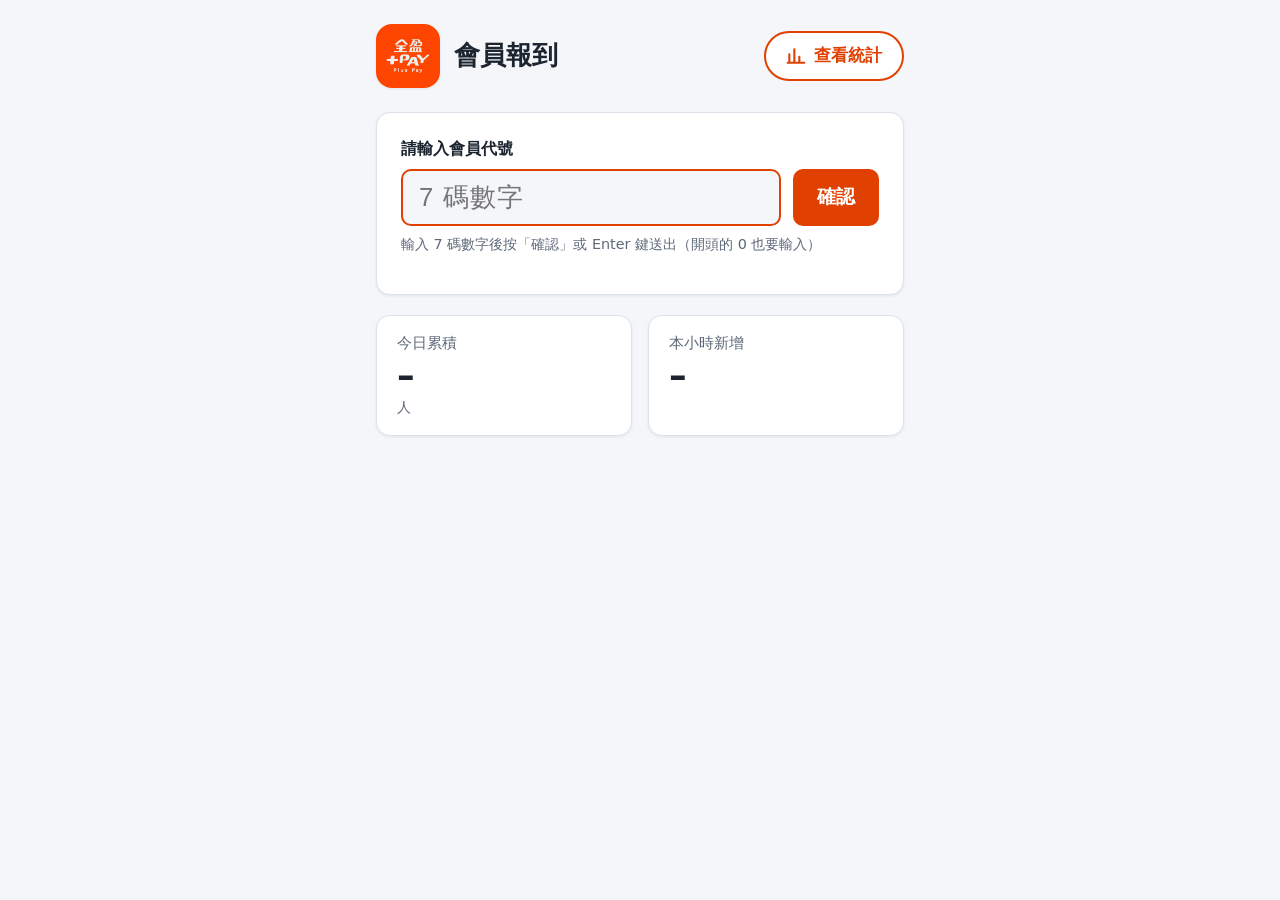
<file: index.html>
<!DOCTYPE html>
<html lang="zh-Hant">
<head>
  <meta charset="UTF-8">
  <meta name="viewport" content="width=device-width, initial-scale=1">
  <title>會員報到</title>
  <link rel="icon" href="img/logo.jpg">
  <link rel="stylesheet" href="css/style.css">
</head>
<body class="checkin-page">
  <main class="container">
    <header class="page-header">
      <div class="brand">
        <img class="logo" src="img/logo.jpg" alt="全盈+PAY">
        <div>
          <h1>會員報到</h1>
          <span class="muted" id="today-date"></span>
        </div>
      </div>
      <a class="nav-btn" href="stats.html">
        <svg viewBox="0 0 24 24" aria-hidden="true"><path d="M4 20V10M10 20V4M16 20v-7M22 20H2"/></svg>
        查看統計
      </a>
    </header>

    <section class="card">
      <form class="checkin-form" id="checkin-form" autocomplete="off" novalidate>
        <label for="member-id">請輸入會員代號</label>
        <div class="row">
          <input id="member-id" name="memberId" type="text" inputmode="numeric"
                 maxlength="7" placeholder="7 碼數字" spellcheck="false" autofocus required>
          <button type="submit" id="submit-btn">確認</button>
        </div>
        <p class="hint muted">輸入 7 碼數字後按「確認」或 Enter 鍵送出（開頭的 0 也要輸入）</p>
      </form>

      <div class="result" id="result" role="status" aria-live="polite" hidden></div>
    </section>

    <section class="counts" aria-label="今日報到人數">
      <div class="stat">
        <div class="label">今日累積</div>
        <div class="value" id="total">–</div>
        <div class="sub">人</div>
      </div>
      <div class="stat">
        <div class="label">本小時新增</div>
        <div class="value" id="hour-new">–</div>
        <div class="sub" id="hour-label">&nbsp;</div>
      </div>
    </section>
  </main>

  <dialog class="alert-dialog" id="dup-dialog" aria-labelledby="dup-title">
    <form method="dialog">
      <div class="alert-head">
        <svg viewBox="0 0 24 24" aria-hidden="true"><path d="M12 3L2 21h20L12 3zM12 10v5M12 18v.01"/></svg>
        <h2 id="dup-title">此會員已經報到過了</h2>
      </div>
      <div class="alert-body">
        <div class="alert-id" id="dup-member-id"></div>
        <p>第一次報到時間：<strong id="dup-time"></strong></p>
        <p>每個會員只能報到一次，請不要重複輸入。</p>
        <button type="submit" id="dup-ok">我知道了</button>
      </div>
    </form>
  </dialog>

  <script src="js/config.js"></script>
  <script src="js/api.js"></script>
  <script src="js/checkin.js"></script>
</body>
</html>
</file>
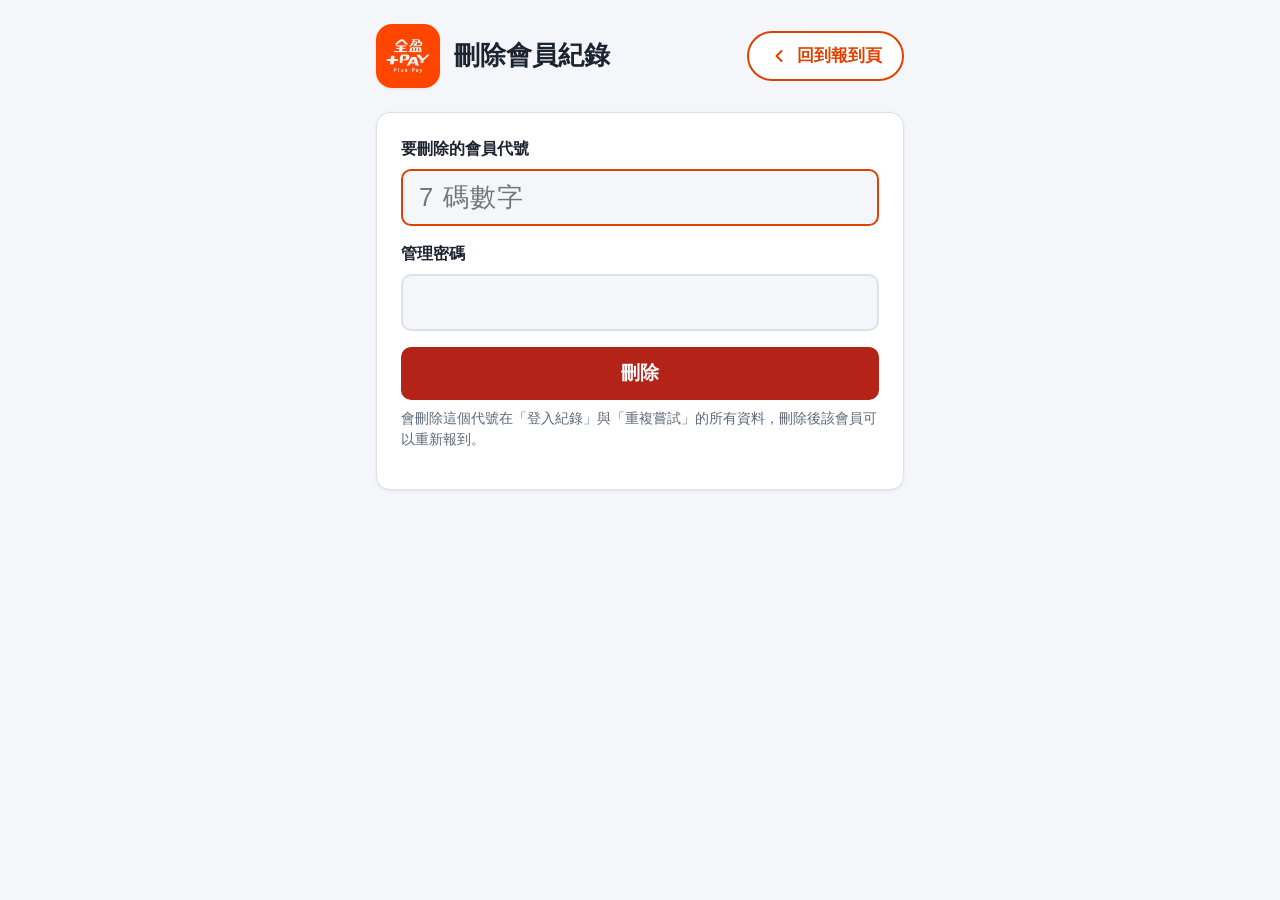
<file: admin.html>
<!DOCTYPE html>
<html lang="zh-Hant">
<head>
  <meta charset="UTF-8">
  <meta name="viewport" content="width=device-width, initial-scale=1">
  <meta name="robots" content="noindex">
  <title>刪除會員紀錄</title>
  <link rel="icon" href="img/logo.jpg">
  <link rel="stylesheet" href="css/style.css">
</head>
<body class="checkin-page">
  <main class="container">
    <header class="page-header">
      <div class="brand">
        <img class="logo" src="img/logo.jpg" alt="全盈+PAY">
        <h1>刪除會員紀錄</h1>
      </div>
      <a class="nav-btn" href="index.html">
        <svg viewBox="0 0 24 24" aria-hidden="true"><path d="M15 18l-6-6 6-6"/></svg>
        回到報到頁
      </a>
    </header>

    <section class="card">
      <form class="checkin-form admin-form" id="delete-form" autocomplete="off" novalidate>
        <label for="member-id">要刪除的會員代號</label>
        <input id="member-id" name="memberId" type="text" inputmode="numeric"
               maxlength="7" placeholder="7 碼數字" spellcheck="false" autofocus required>

        <label for="admin-key">管理密碼</label>
        <input id="admin-key" name="adminKey" type="password" autocomplete="current-password" required>

        <button type="submit" class="btn-danger" id="submit-btn">刪除</button>
        <p class="hint muted">會刪除這個代號在「登入紀錄」與「重複嘗試」的所有資料，刪除後該會員可以重新報到。</p>
      </form>

      <div class="result" id="result" role="status" aria-live="polite" hidden></div>
    </section>
  </main>

  <script src="js/config.js"></script>
  <script src="js/api.js"></script>
  <script src="js/admin.js"></script>
</body>
</html>
</file>
<file: css/style.css>
:root {
  --bg: #f4f6f9;
  --surface: #ffffff;
  --text: #1c2430;
  --muted: #5d6878;
  --border: #dde2ea;
  --primary: #e04000;
  --primary-hover: #c43800;
  --primary-soft: #fff0e8;
  --success: #1a7f45;
  --success-bg: #e5f5ec;
  --warning: #9a5b00;
  --warning-bg: #fff3dc;
  --alert: #a3180f;
  --alert-dark: #7a1209;
  --danger: #b42318;
  --danger-bg: #fdecea;
  --chart-bar: #ffb894;
  --chart-line: #e04000;
  --chart-prev: #9aa4b2;
  --radius: 14px;
  --shadow: 0 1px 3px rgba(16, 24, 40, 0.08);
}

@media (prefers-color-scheme: dark) {
  :root {
    --bg: #11151c;
    --surface: #1a2029;
    --text: #e6eaf0;
    --muted: #9aa4b2;
    --border: #2c3440;
    --primary: #ff6a2b;
    --primary-hover: #ff8550;
    --primary-soft: #3a2116;
    --success: #5fd08e;
    --success-bg: #12301f;
    --warning: #f2b552;
    --warning-bg: #352812;
    --danger: #f2877d;
    --danger-bg: #3a1a17;
    --chart-bar: #7a3a1c;
    --chart-line: #ff8550;
    --chart-prev: #6b7686;
    --shadow: none;
  }
}

* { box-sizing: border-box; }

body {
  margin: 0;
  background: var(--bg);
  color: var(--text);
  font-family: "Noto Sans TC", "Microsoft JhengHei", "PingFang TC", system-ui, sans-serif;
  line-height: 1.5;
}

.container {
  max-width: 960px;
  margin: 0 auto;
  padding: 24px 16px 48px;
}

/* ---------- 頁首 ---------- */

.page-header {
  display: flex;
  align-items: center;
  justify-content: space-between;
  gap: 16px;
  flex-wrap: wrap;
  margin-bottom: 24px;
}

.brand {
  display: flex;
  align-items: center;
  gap: 14px;
  min-width: 0;
}

.brand .logo {
  width: 64px;
  height: 64px;
  border-radius: 16px;
  flex-shrink: 0;
  box-shadow: var(--shadow);
}

.brand .muted { font-size: 0.95rem; }

h1 { font-size: 1.6rem; margin: 0; line-height: 1.3; }

/* 頁首右側的頁面切換按鈕 */
.nav-btn {
  display: inline-flex;
  align-items: center;
  gap: 8px;
  min-height: 48px;
  padding: 10px 20px;
  border: 2px solid var(--primary);
  border-radius: 999px;
  background: var(--surface);
  color: var(--primary);
  font-size: 1.05rem;
  font-weight: 600;
  text-decoration: none;
  white-space: nowrap;
  transition: background 0.15s, color 0.15s;
}

.nav-btn svg {
  width: 20px;
  height: 20px;
  fill: none;
  stroke: currentColor;
  stroke-width: 2.5;
  stroke-linecap: round;
  stroke-linejoin: round;
}

.nav-btn:hover { background: var(--primary); color: #fff; }
.nav-btn:focus-visible { outline: 3px solid var(--primary-soft); outline-offset: 2px; }

.muted { color: var(--muted); }

a { color: var(--primary); }

.card {
  background: var(--surface);
  border: 1px solid var(--border);
  border-radius: var(--radius);
  box-shadow: var(--shadow);
  padding: 24px;
}

/* ---------- 登記頁 ---------- */

.checkin-page .container { max-width: 560px; }

.checkin-form label {
  display: block;
  font-weight: 600;
  margin-bottom: 8px;
}

.checkin-form .row {
  display: flex;
  gap: 12px;
}

.checkin-form input {
  flex: 1;
  min-width: 0;
  font-size: 1.6rem;
  padding: 12px 16px;
  border: 2px solid var(--border);
  border-radius: 10px;
  background: var(--bg);
  color: var(--text);
  letter-spacing: 0.05em;
}

.checkin-form input:focus {
  outline: none;
  border-color: var(--primary);
}

button {
  font: inherit;
  font-size: 1.2rem;
  font-weight: 600;
  padding: 12px 24px;
  border: none;
  border-radius: 10px;
  background: var(--primary);
  color: #fff;
  cursor: pointer;
  white-space: nowrap;
}

button:hover { background: var(--primary-hover); }

button.btn-secondary {
  background: var(--surface);
  color: var(--primary);
  border: 1px solid var(--border);
}

button.btn-secondary:hover { background: var(--primary-soft); }
button:disabled { opacity: 0.6; cursor: wait; }

.hint { font-size: 0.9rem; margin-top: 8px; }

.result {
  margin-top: 20px;
  padding: 16px 20px;
  border-radius: 10px;
  font-size: 1.2rem;
  font-weight: 600;
}

.result[hidden] { display: none; }
.result small { display: block; font-size: 0.95rem; font-weight: 400; margin-top: 4px; }
.result.success { background: var(--success-bg); color: var(--success); }
.result.duplicate { background: var(--alert); color: #fff; }
.result.error { background: var(--danger-bg); color: var(--danger); }

.counts {
  display: grid;
  grid-template-columns: 1fr 1fr;
  gap: 16px;
  margin-top: 20px;
}

/* ---------- 數字卡片 ---------- */

.stat {
  background: var(--surface);
  border: 1px solid var(--border);
  border-radius: var(--radius);
  box-shadow: var(--shadow);
  padding: 16px 20px;
}

.stat .label { color: var(--muted); font-size: 0.95rem; }
.stat .value { font-size: 2.2rem; font-weight: 700; line-height: 1.2; font-variant-numeric: tabular-nums; }
.stat .sub { color: var(--muted); font-size: 0.9rem; min-height: 1.35em; }
.stat .up { color: var(--success); }
.stat .down { color: var(--danger); }

/* ---------- 統計頁 ---------- */

.stats-grid {
  display: grid;
  grid-template-columns: repeat(auto-fit, minmax(150px, 1fr));
  gap: 16px;
  margin-bottom: 24px;
}

.stats-grid .stat.primary .value { font-size: 3rem; color: var(--primary); }

.toolbar {
  display: flex;
  align-items: center;
  gap: 8px;
  flex-wrap: wrap;
  margin-bottom: 16px;
}

.toolbar input[type="date"] {
  font: inherit;
  padding: 8px 12px;
  border: 1px solid var(--border);
  border-radius: 8px;
  background: var(--surface);
  color: var(--text);
}

.toolbar button { font-size: 0.95rem; padding: 8px 18px; }

.chart-wrap { position: relative; height: 360px; }

.status-line { font-size: 0.9rem; margin-top: 12px; }
.status-line.error { color: var(--danger); }

@media (max-width: 480px) {
  .brand .logo { width: 52px; height: 52px; border-radius: 13px; }
  h1 { font-size: 1.4rem; }
  .nav-btn { width: 100%; justify-content: center; }
  .checkin-form .row { flex-direction: column; }
  .stats-grid { gap: 12px; }
  .stat { padding: 12px 14px; }
  .stat .value { font-size: 1.8rem; }
  .stats-grid .stat.primary .value { font-size: 2.4rem; }
  .chart-wrap { height: 280px; }
}

/* ---------- 管理頁 ---------- */

.admin-form input {
  display: block;
  width: 100%;
  margin-bottom: 16px;
}

.admin-form button { width: 100%; }

button.btn-danger { background: var(--danger); }
button.btn-danger:hover { background: var(--danger); filter: brightness(0.9); }

/* 頁尾的次要連結（管理頁入口） */

.footer-link {
  margin-top: 32px;
  text-align: right;
  font-size: 0.85rem;
}

.footer-link a { color: var(--muted); }
.footer-link a:hover { color: var(--danger); }

/* ---------- 重複報到彈跳視窗 ---------- */

.alert-dialog {
  width: min(440px, calc(100% - 32px));
  padding: 0;
  border: none;
  border-radius: var(--radius);
  background: var(--surface);
  color: var(--text);
  box-shadow: 0 20px 50px rgba(0, 0, 0, 0.45);
  overflow: hidden;
}

.alert-dialog::backdrop { background: rgba(10, 12, 16, 0.7); }

.alert-dialog[open] { animation: alert-pop 0.18s ease-out; }

@keyframes alert-pop {
  from { transform: scale(0.92); opacity: 0; }
  to { transform: scale(1); opacity: 1; }
}

.alert-head {
  display: flex;
  align-items: center;
  gap: 12px;
  padding: 20px 24px;
  background: var(--alert);
  color: #fff;
}

.alert-head svg {
  width: 36px;
  height: 36px;
  flex-shrink: 0;
  fill: none;
  stroke: currentColor;
  stroke-width: 2.2;
  stroke-linecap: round;
  stroke-linejoin: round;
}

.alert-head h2 { margin: 0; font-size: 1.4rem; }

.alert-body { padding: 20px 24px 24px; }

.alert-body p { margin: 8px 0; }

.alert-id {
  font-size: 2.4rem;
  font-weight: 700;
  letter-spacing: 0.08em;
  color: var(--alert);
  font-variant-numeric: tabular-nums;
}

.alert-body button {
  width: 100%;
  margin-top: 16px;
  background: var(--alert);
}

.alert-body button:hover,
.alert-body button:focus-visible { background: var(--alert-dark); }

.alert-body button:focus-visible { outline: 3px solid var(--alert); outline-offset: 2px; }

@media (prefers-color-scheme: dark) {
  .alert-id { color: #ff8a80; }
}
</file>
